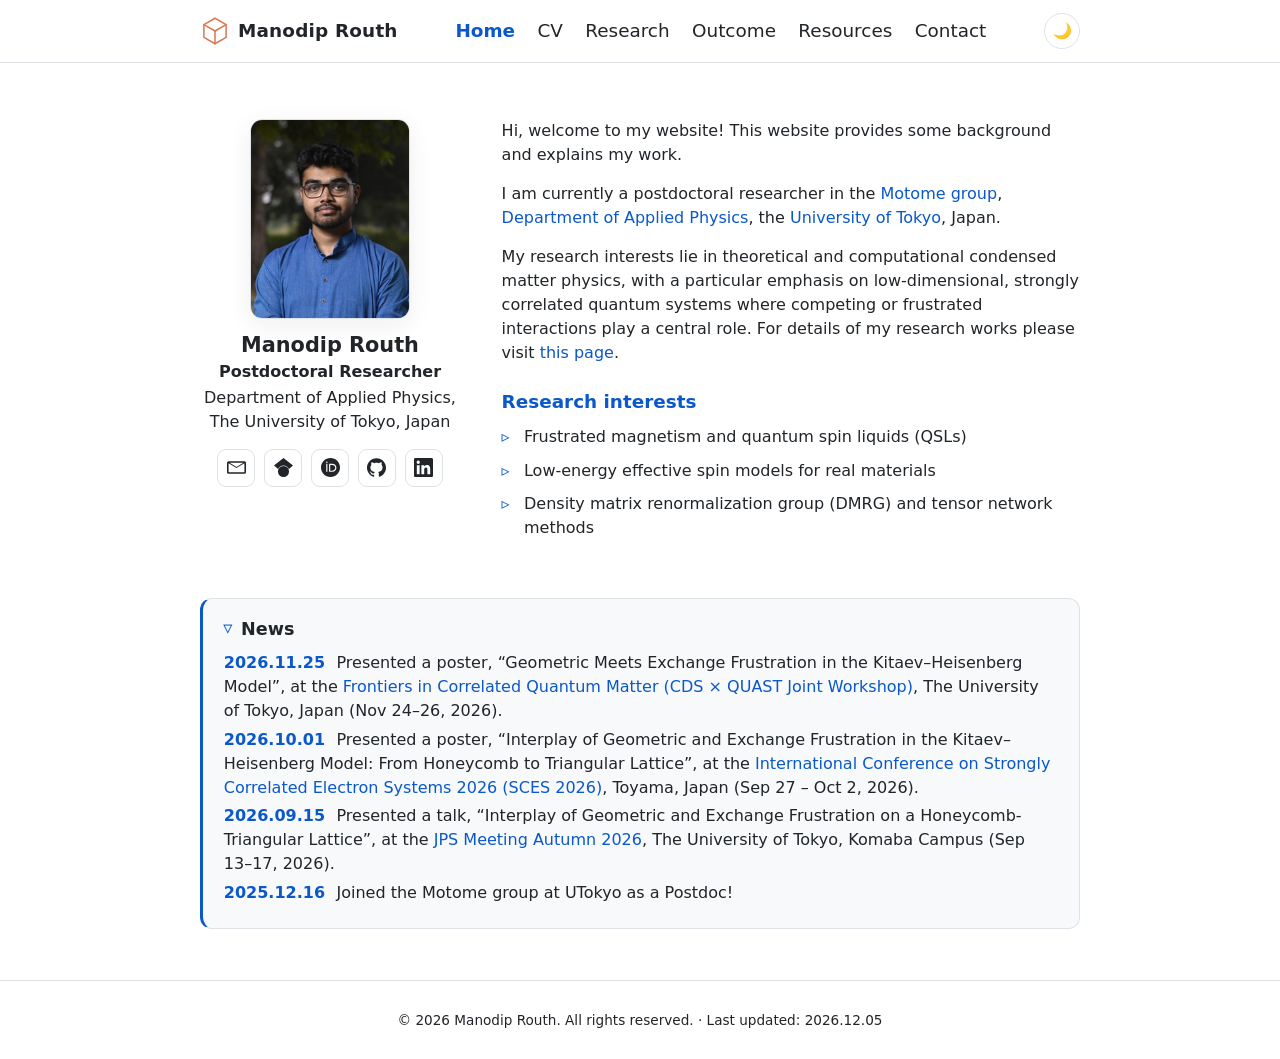
<file: index.html>
<!DOCTYPE html>
<html lang="en">
<head>
  <meta charset="UTF-8" />
  <meta name="viewport" content="width=device-width, initial-scale=1.0" />
  <title>Manodip Routh</title>
  <meta name="description" content="Manodip Routh — Postdoctoral Researcher in the Department of Applied Physics, The University of Tokyo. Theoretical and computational condensed matter physics." />
  <link rel="icon" type="image/svg+xml" href="hexagon_lattice_logo.svg" />
  <!-- Apply the saved/OS theme before first paint to avoid a light-theme flash -->
  <script>
    (function () {
      var t = null;
      try { t = localStorage.getItem("theme"); } catch (e) {}
      if (!t) t = window.matchMedia("(prefers-color-scheme: dark)").matches ? "dark" : "light";
      document.documentElement.setAttribute("data-theme", t);
    })();
  </script>
  <link rel="stylesheet" href="styles.css?v=55" />
</head>
<body>
  <!-- ===== Header / Nav ===== -->
  <header class="site-header">
    <nav class="nav container">
      <a href="index.html" class="brand"><img src="hexagon_lattice_logo.svg" alt="" class="brand-logo" /> Manodip Routh</a>
      <ul class="nav-links" id="nav-menu">
        <li><a href="index.html" aria-current="page">Home</a></li>
        <li><a href="cv.html">CV</a></li>
        <li><a href="publications.html">Research</a></li>
        <li><a href="outcome.html">Outcome</a></li>
        <li><a href="resources.html">Resources</a></li>
        <li><a href="contact.html">Contact</a></li>
      </ul>
      <div class="nav-actions">
        <button id="theme-toggle" class="theme-toggle" aria-label="Toggle dark mode">
          <span class="theme-icon">🌙</span>
        </button>
        <button id="nav-toggle" class="nav-toggle" aria-label="Open menu" aria-expanded="false" aria-controls="nav-menu">
          <span></span><span></span><span></span>
        </button>
      </div>
    </nav>
  </header>

  <main>
    <!-- ===== About / Hero ===== -->
    <section id="about" class="section container about">
      <!-- Left: profile card -->
      <aside class="profile-card">
        <img src="routh_photo.jpg" alt="Manodip Routh" class="portrait" />
        <h1 class="name">Manodip Routh</h1>
        <p class="title">Postdoctoral Researcher</p>
        <p class="affil">Department of Applied Physics,<br />The University of Tokyo, Japan</p>
        <ul class="social">
          <li>
            <a href="mailto:routh-manodip@g.ecc.u-tokyo.ac.jp" aria-label="Email" title="Email">
              <svg viewBox="0 0 24 24" aria-hidden="true"><path d="M2 4h20a2 2 0 0 1 2 2v12a2 2 0 0 1-2 2H2a2 2 0 0 1-2-2V6a2 2 0 0 1 2-2zm0 2.5V18h20V6.5l-10 6.25L2 6.5zM3.3 6 12 11.45 20.7 6H3.3z"/></svg>
            </a>
          </li>
          <li>
            <a href="https://scholar.google.com/citations?user=slKCouQAAAAJ&hl=en" target="_blank" rel="noopener" aria-label="Google Scholar" title="Google Scholar">
              <svg viewBox="0 0 24 24" aria-hidden="true"><path d="M5.242 13.769L0 9.5 12 0l12 9.5-5.242 4.269C17.548 11.249 14.978 9.5 12 9.5c-2.977 0-5.548 1.748-6.758 4.269zM12 10a7 7 0 1 0 0 14 7 7 0 0 0 0-14z"/></svg>
            </a>
          </li>
          <li>
            <a href="https://orcid.org/0000-0001-9795-801X" target="_blank" rel="noopener" aria-label="ORCID" title="ORCID">
              <svg viewBox="0 0 24 24" aria-hidden="true"><path d="M12 0C5.372 0 0 5.372 0 12s5.372 12 12 12 12-5.372 12-12S18.628 0 12 0zM7.369 4.378c.525 0 .947.431.947.947 0 .525-.422.947-.947.947-.525 0-.946-.422-.946-.947 0-.516.421-.947.946-.947zm-.722 3.038h1.444v10.041H6.647V7.416zm3.562 0h3.9c3.712 0 5.344 2.653 5.344 5.025 0 2.578-2.016 5.025-5.325 5.025h-3.919V7.416zm1.444 1.303v7.444h2.297c3.272 0 4.022-2.484 4.022-3.722 0-2.016-1.284-3.722-4.097-3.722h-2.222z"/></svg>
            </a>
          </li>
          <li>
            <a href="https://github.com/routhmanodip" target="_blank" rel="noopener" aria-label="GitHub" title="GitHub">
              <svg viewBox="0 0 24 24" aria-hidden="true"><path d="M12 .297c-6.63 0-12 5.373-12 12 0 5.303 3.438 9.8 8.205 11.385.6.113.82-.258.82-.577 0-.285-.01-1.04-.015-2.04-3.338.724-4.042-1.61-4.042-1.61C4.422 18.07 3.633 17.7 3.633 17.7c-1.087-.744.084-.729.084-.729 1.205.084 1.838 1.236 1.838 1.236 1.07 1.835 2.809 1.305 3.495.998.108-.776.417-1.305.76-1.605-2.665-.3-5.466-1.332-5.466-5.93 0-1.31.465-2.38 1.235-3.22-.135-.303-.54-1.523.105-3.176 0 0 1.005-.322 3.3 1.23.96-.267 1.98-.399 3-.405 1.02.006 2.04.138 3 .405 2.28-1.552 3.285-1.23 3.285-1.23.645 1.653.24 2.873.12 3.176.765.84 1.23 1.91 1.23 3.22 0 4.61-2.805 5.625-5.475 5.92.42.36.81 1.096.81 2.22 0 1.606-.015 2.896-.015 3.286 0 .315.21.69.825.57C20.565 22.092 24 17.592 24 12.297c0-6.627-5.373-12-12-12"/></svg>
            </a>
          </li>
          <li>
            <a href="https://www.linkedin.com/in/manodip-routh" target="_blank" rel="noopener" aria-label="LinkedIn" title="LinkedIn">
              <svg viewBox="0 0 24 24" aria-hidden="true"><path d="M20.447 20.452h-3.554v-5.569c0-1.328-.027-3.037-1.852-3.037-1.853 0-2.136 1.445-2.136 2.939v5.667H9.351V9h3.414v1.561h.046c.477-.9 1.637-1.85 3.37-1.85 3.601 0 4.267 2.37 4.267 5.455v6.286zM5.337 7.433a2.062 2.062 0 0 1-2.063-2.065 2.064 2.064 0 1 1 2.063 2.065zm1.782 13.019H3.555V9h3.564v11.452zM22.225 0H1.771C.792 0 0 .774 0 1.729v20.542C0 23.227.792 24 1.771 24h20.451C23.2 24 24 23.227 24 22.271V1.729C24 .774 23.2 0 22.225 0z"/></svg>
            </a>
          </li>
        </ul>
      </aside>

      <!-- Right: about -->
      <div class="about-text">
        <p>
          Hi, welcome to my website! This website provides some background and explains my work.
        </p>
        <p>
          I am currently a postdoctoral researcher in the
          <a href="https://www.motome-lab.t.u-tokyo.ac.jp/index-e.html" target="_blank" rel="noopener">Motome group</a>,
          <a href="https://www.ap.t.u-tokyo.ac.jp/" target="_blank" rel="noopener">Department of Applied Physics</a>,
          the <a href="https://www.u-tokyo.ac.jp/en/index.html" target="_blank" rel="noopener">University of Tokyo</a>, Japan.
        </p>
        <p>
          My research interests lie in theoretical and computational condensed
          matter physics, with a particular emphasis on low-dimensional,
          strongly correlated quantum systems where competing or frustrated
          interactions play a central role. For details of my research works please
          visit <a href="publications.html">this page</a>.
        </p>

        <h3 class="about-subhead">Research interests</h3>
        <ul class="topic-list">
          <li>Frustrated magnetism and quantum spin liquids (QSLs)</li>
          <li>Low-energy effective spin models for real materials</li>
          <li>Density matrix renormalization group (DMRG) and tensor network methods</li>
        </ul>
      </div>

      <details class="news" open>
        <summary><h2 class="news-title">News</h2></summary>
        <ul class="news-list">
          <!-- EDIT: add newest items at the top -->
          <li><span class="news-date">2026.11.25</span> Presented a poster, “Geometric Meets Exchange Frustration in the Kitaev–Heisenberg Model”, at the <a href="https://rytaroarita.github.io/cds-quast-conference2026/index.html" target="_blank" rel="noopener">Frontiers in Correlated Quantum Matter (CDS × QUAST Joint Workshop)</a>, The University of Tokyo, Japan (Nov 24–26, 2026).</li>
          <li><span class="news-date">2026.10.01</span> Presented a poster, “Interplay of Geometric and Exchange Frustration in the Kitaev–Heisenberg Model: From Honeycomb to Triangular Lattice”, at the <a href="https://smartconf.jp/content/sces2026/" target="_blank" rel="noopener">International Conference on Strongly Correlated Electron Systems 2026 (SCES 2026)</a>, Toyama, Japan (Sep 27 – Oct 2, 2026).</li>
          <li><span class="news-date">2026.09.15</span> Presented a talk, “Interplay of Geometric and Exchange Frustration on a Honeycomb-Triangular Lattice”, at the <a href="https://www.jps.or.jp/english/meetings-and-awards/annual/annual-index.html" target="_blank" rel="noopener">JPS Meeting Autumn 2026</a>, The University of Tokyo, Komaba Campus (Sep 13–17, 2026).</li>
          <li><span class="news-date">2025.12.16</span> Joined the Motome group at UTokyo as a Postdoc!</li>
        </ul>
      </details>
    </section>
  </main>

  <!-- ===== Footer ===== -->
  <footer class="site-footer">
    <p class="copyright">© <span id="year"></span> Manodip Routh. All rights reserved. &middot; Last updated: <span id="last-updated"></span></p>
  </footer>

  <script src="script.js?v=2"></script>
  <script data-goatcounter="https://mrouth.goatcounter.com/count" async src="//gc.zgo.at/count.js"></script>
</body>
</html>
</file>
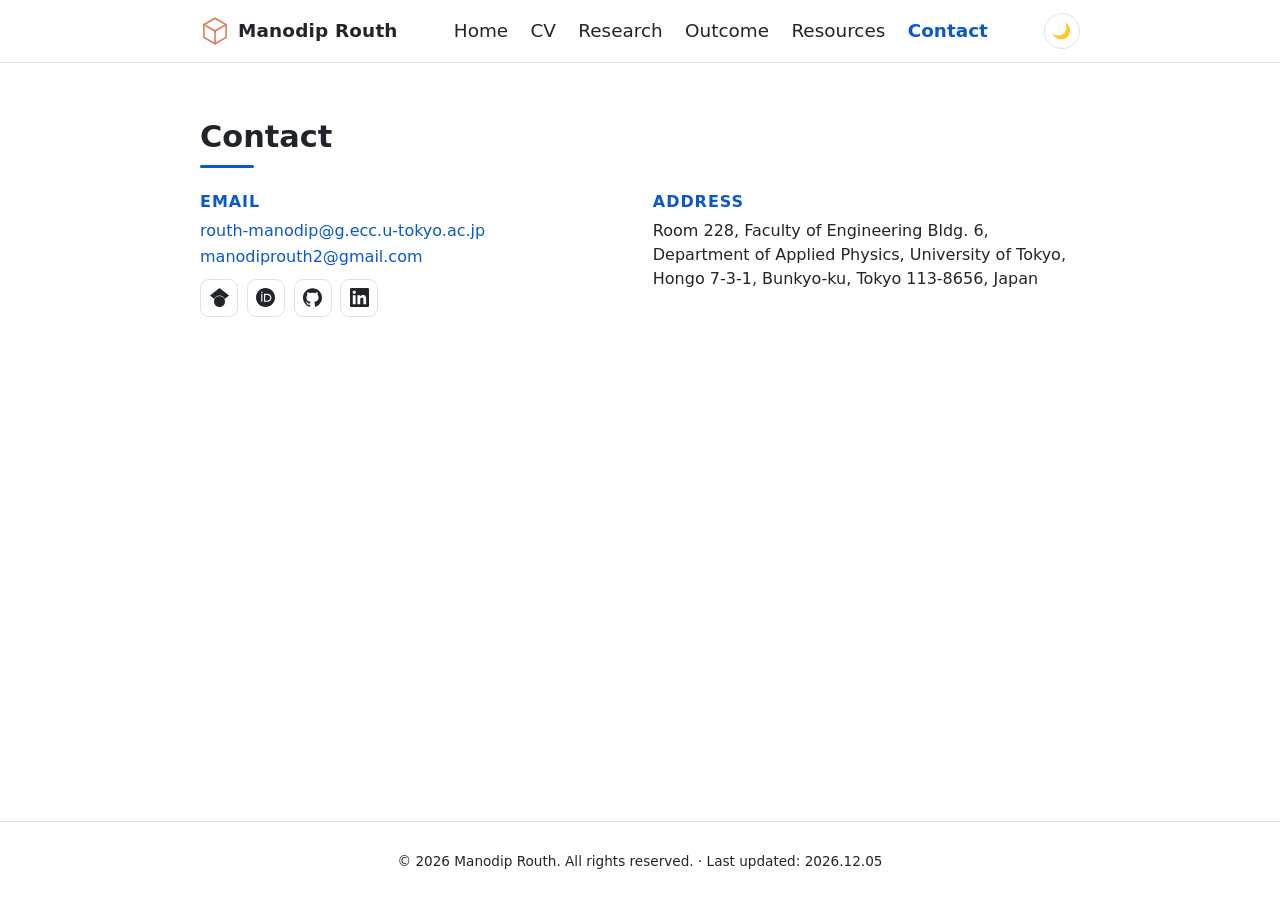
<file: contact.html>
<!DOCTYPE html>
<html lang="en">
<head>
  <meta charset="UTF-8" />
  <meta name="viewport" content="width=device-width, initial-scale=1.0" />
  <title>Contact — Manodip Routh</title>
  <meta name="description" content="Contact details for Manodip Routh — Postdoctoral Researcher in the Department of Applied Physics, The University of Tokyo." />
  <link rel="icon" type="image/svg+xml" href="hexagon_lattice_logo.svg" />
  <!-- Apply the saved/OS theme before first paint to avoid a light-theme flash -->
  <script>
    (function () {
      var t = null;
      try { t = localStorage.getItem("theme"); } catch (e) {}
      if (!t) t = window.matchMedia("(prefers-color-scheme: dark)").matches ? "dark" : "light";
      document.documentElement.setAttribute("data-theme", t);
    })();
  </script>
  <link rel="stylesheet" href="styles.css?v=55" />
</head>
<body>
  <!-- ===== Header / Nav ===== -->
  <header class="site-header">
    <nav class="nav container">
      <a href="index.html" class="brand"><img src="hexagon_lattice_logo.svg" alt="" class="brand-logo" /> Manodip Routh</a>
      <ul class="nav-links" id="nav-menu">
        <li><a href="index.html">Home</a></li>
        <li><a href="cv.html">CV</a></li>
        <li><a href="publications.html">Research</a></li>
        <li><a href="outcome.html">Outcome</a></li>
        <li><a href="resources.html">Resources</a></li>
        <li><a href="contact.html" aria-current="page">Contact</a></li>
      </ul>
      <div class="nav-actions">
        <button id="theme-toggle" class="theme-toggle" aria-label="Toggle dark mode">
          <span class="theme-icon">🌙</span>
        </button>
        <button id="nav-toggle" class="nav-toggle" aria-label="Open menu" aria-expanded="false" aria-controls="nav-menu">
          <span></span><span></span><span></span>
        </button>
      </div>
    </nav>
  </header>

  <main>
    <!-- ===== Contact ===== -->
    <section id="contact" class="section container">
      <h2 class="section-title">Contact</h2>
      <div class="contact-grid">
        <div class="contact-block">
          <p class="contact-label">Email</p>
          <p><a href="mailto:routh-manodip@g.ecc.u-tokyo.ac.jp">routh-manodip@g.ecc.u-tokyo.ac.jp</a></p>
          <p><a href="mailto:manodiprouth2@gmail.com">manodiprouth2@gmail.com</a></p>
          <ul class="social contact-social">
            <li>
              <a href="https://scholar.google.com/citations?user=slKCouQAAAAJ&hl=en" target="_blank" rel="noopener" aria-label="Google Scholar" title="Google Scholar">
                <svg viewBox="0 0 24 24" aria-hidden="true"><path d="M5.242 13.769L0 9.5 12 0l12 9.5-5.242 4.269C17.548 11.249 14.978 9.5 12 9.5c-2.977 0-5.548 1.748-6.758 4.269zM12 10a7 7 0 1 0 0 14 7 7 0 0 0 0-14z"/></svg>
              </a>
            </li>
            <li>
              <a href="https://orcid.org/0000-0001-9795-801X" target="_blank" rel="noopener" aria-label="ORCID" title="ORCID">
                <svg viewBox="0 0 24 24" aria-hidden="true"><path d="M12 0C5.372 0 0 5.372 0 12s5.372 12 12 12 12-5.372 12-12S18.628 0 12 0zM7.369 4.378c.525 0 .947.431.947.947 0 .525-.422.947-.947.947-.525 0-.946-.422-.946-.947 0-.516.421-.947.946-.947zm-.722 3.038h1.444v10.041H6.647V7.416zm3.562 0h3.9c3.712 0 5.344 2.653 5.344 5.025 0 2.578-2.016 5.025-5.325 5.025h-3.919V7.416zm1.444 1.303v7.444h2.297c3.272 0 4.022-2.484 4.022-3.722 0-2.016-1.284-3.722-4.097-3.722h-2.222z"/></svg>
              </a>
            </li>
            <li>
              <a href="https://github.com/routhmanodip" target="_blank" rel="noopener" aria-label="GitHub" title="GitHub">
                <svg viewBox="0 0 24 24" aria-hidden="true"><path d="M12 .297c-6.63 0-12 5.373-12 12 0 5.303 3.438 9.8 8.205 11.385.6.113.82-.258.82-.577 0-.285-.01-1.04-.015-2.04-3.338.724-4.042-1.61-4.042-1.61C4.422 18.07 3.633 17.7 3.633 17.7c-1.087-.744.084-.729.084-.729 1.205.084 1.838 1.236 1.838 1.236 1.07 1.835 2.809 1.305 3.495.998.108-.776.417-1.305.76-1.605-2.665-.3-5.466-1.332-5.466-5.93 0-1.31.465-2.38 1.235-3.22-.135-.303-.54-1.523.105-3.176 0 0 1.005-.322 3.3 1.23.96-.267 1.98-.399 3-.405 1.02.006 2.04.138 3 .405 2.28-1.552 3.285-1.23 3.285-1.23.645 1.653.24 2.873.12 3.176.765.84 1.23 1.91 1.23 3.22 0 4.61-2.805 5.625-5.475 5.92.42.36.81 1.096.81 2.22 0 1.606-.015 2.896-.015 3.286 0 .315.21.69.825.57C20.565 22.092 24 17.592 24 12.297c0-6.627-5.373-12-12-12"/></svg>
              </a>
            </li>
            <li>
              <a href="https://www.linkedin.com/in/manodip-routh" target="_blank" rel="noopener" aria-label="LinkedIn" title="LinkedIn">
                <svg viewBox="0 0 24 24" aria-hidden="true"><path d="M20.447 20.452h-3.554v-5.569c0-1.328-.027-3.037-1.852-3.037-1.853 0-2.136 1.445-2.136 2.939v5.667H9.351V9h3.414v1.561h.046c.477-.9 1.637-1.85 3.37-1.85 3.601 0 4.267 2.37 4.267 5.455v6.286zM5.337 7.433a2.062 2.062 0 0 1-2.063-2.065 2.064 2.064 0 1 1 2.063 2.065zm1.782 13.019H3.555V9h3.564v11.452zM22.225 0H1.771C.792 0 0 .774 0 1.729v20.542C0 23.227.792 24 1.771 24h20.451C23.2 24 24 23.227 24 22.271V1.729C24 .774 23.2 0 22.225 0z"/></svg>
              </a>
            </li>
          </ul>
        </div>
        <div class="contact-block">
          <p class="contact-label">Address</p>
          <p>Room 228, Faculty of Engineering Bldg. 6, Department of Applied Physics, University of Tokyo, Hongo 7-3-1, Bunkyo-ku, Tokyo 113-8656, Japan</p>
        </div>
      </div>
    </section>
  </main>

  <!-- ===== Footer ===== -->
  <footer class="site-footer">
    <p class="copyright">© <span id="year"></span> Manodip Routh. All rights reserved. &middot; Last updated: <span id="last-updated"></span></p>
  </footer>

  <script src="script.js?v=2"></script>
  <script data-goatcounter="https://mrouth.goatcounter.com/count" async src="//gc.zgo.at/count.js"></script>
</body>
</html>
</file>
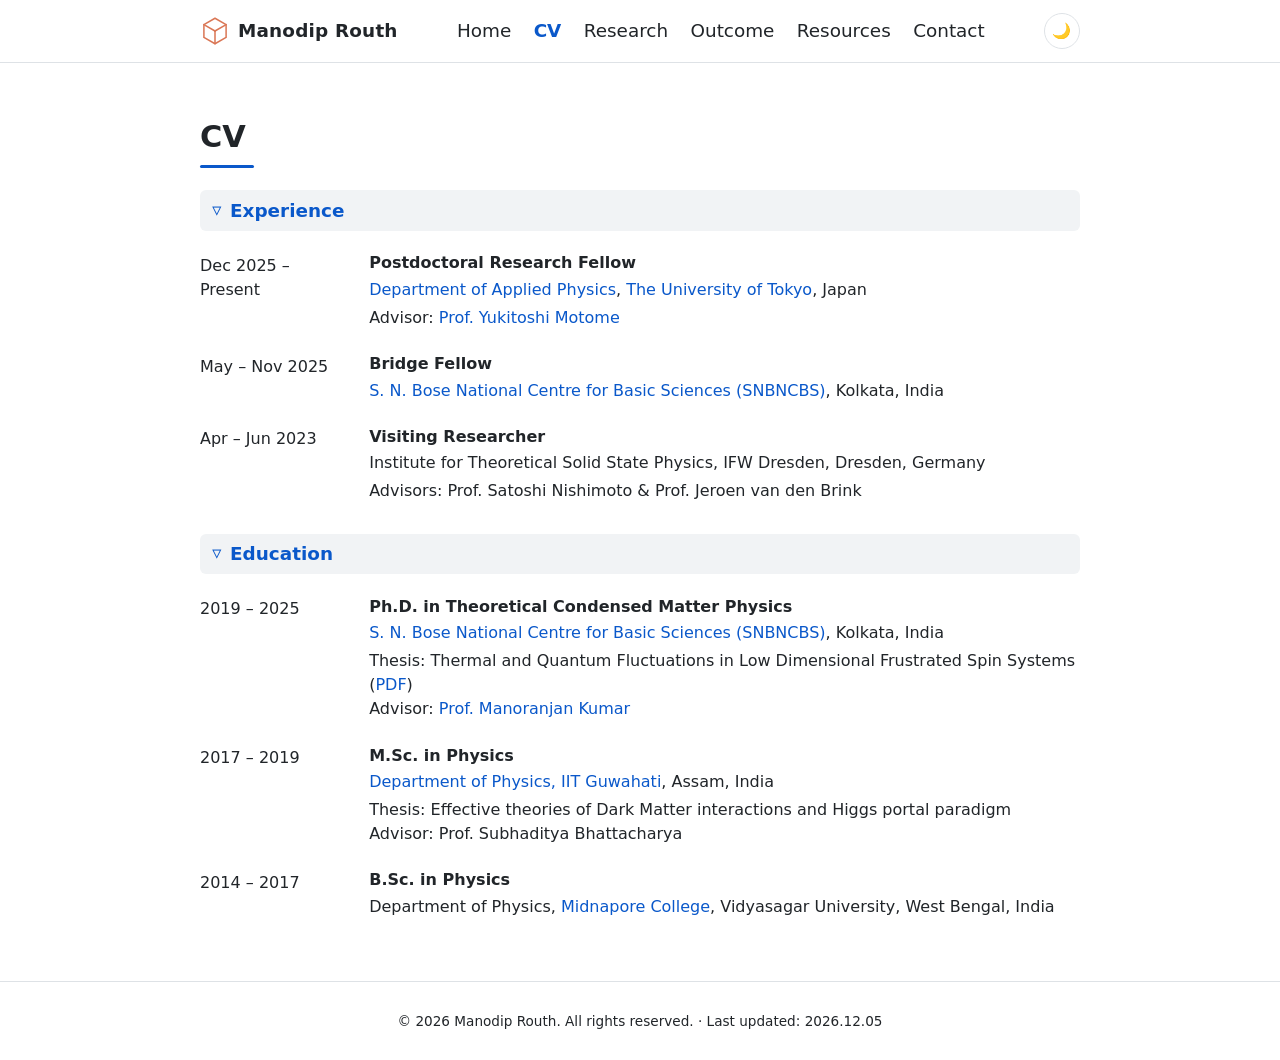
<file: cv.html>
<!DOCTYPE html>
<html lang="en">
<head>
  <meta charset="UTF-8" />
  <meta name="viewport" content="width=device-width, initial-scale=1.0" />
  <title>CV — Manodip Routh</title>
  <meta name="description" content="CV of Manodip Routh — Postdoctoral Researcher in the Department of Applied Physics, The University of Tokyo." />
  <link rel="icon" type="image/svg+xml" href="hexagon_lattice_logo.svg" />
  <!-- Apply the saved/OS theme before first paint to avoid a light-theme flash -->
  <script>
    (function () {
      var t = null;
      try { t = localStorage.getItem("theme"); } catch (e) {}
      if (!t) t = window.matchMedia("(prefers-color-scheme: dark)").matches ? "dark" : "light";
      document.documentElement.setAttribute("data-theme", t);
    })();
  </script>
  <link rel="stylesheet" href="styles.css?v=55" />
</head>
<body>
  <!-- ===== Header / Nav ===== -->
  <header class="site-header">
    <nav class="nav container">
      <a href="index.html" class="brand"><img src="hexagon_lattice_logo.svg" alt="" class="brand-logo" /> Manodip Routh</a>
      <ul class="nav-links" id="nav-menu">
        <li><a href="index.html">Home</a></li>
        <li><a href="cv.html" aria-current="page">CV</a></li>
        <li><a href="publications.html">Research</a></li>
        <li><a href="outcome.html">Outcome</a></li>
        <li><a href="resources.html">Resources</a></li>
        <li><a href="contact.html">Contact</a></li>
      </ul>
      <div class="nav-actions">
        <button id="theme-toggle" class="theme-toggle" aria-label="Toggle dark mode">
          <span class="theme-icon">🌙</span>
        </button>
        <button id="nav-toggle" class="nav-toggle" aria-label="Open menu" aria-expanded="false" aria-controls="nav-menu">
          <span></span><span></span><span></span>
        </button>
      </div>
    </nav>
  </header>

  <main>
    <!-- ===== CV ===== -->
    <section id="cv" class="section container">
      <h2 class="section-title">CV</h2>

      <details class="cv-section" open>
        <summary><h3 class="cv-heading">Experience</h3></summary>
        <div class="cv-entry">
          <div class="cv-period">Dec 2025 – Present</div>
          <div class="cv-body">
            <h4>Postdoctoral Research Fellow</h4>
            <p><a href="https://www.ap.t.u-tokyo.ac.jp/" target="_blank" rel="noopener">Department of Applied Physics</a>, <a href="https://www.u-tokyo.ac.jp/en/index.html" target="_blank" rel="noopener">The University of Tokyo</a>, Japan</p>
            <p class="cv-meta">Advisor: <a href="https://www.motome-lab.t.u-tokyo.ac.jp/index-e.html" target="_blank" rel="noopener">Prof. Yukitoshi Motome</a></p>
          </div>
        </div>
        <div class="cv-entry">
          <div class="cv-period">May – Nov 2025</div>
          <div class="cv-body">
            <h4>Bridge Fellow</h4>
            <p><a href="https://www.bose.res.in/" target="_blank" rel="noopener">S. N. Bose National Centre for Basic Sciences (SNBNCBS)</a>, Kolkata, India</p>
          </div>
        </div>
        <div class="cv-entry">
          <div class="cv-period">Apr – Jun 2023</div>
          <div class="cv-body">
            <h4>Visiting Researcher</h4>
            <p>Institute for Theoretical Solid State Physics, IFW Dresden, Dresden, Germany</p>
            <p class="cv-meta">Advisors: Prof. Satoshi Nishimoto &amp; Prof. Jeroen van den Brink</p>
          </div>
        </div>
      </details>

      <details class="cv-section" open>
        <summary><h3 class="cv-heading">Education</h3></summary>
        <div class="cv-entry">
          <div class="cv-period">2019 – 2025</div>
          <div class="cv-body">
            <h4>Ph.D. in Theoretical Condensed Matter Physics</h4>
            <p><a href="https://www.bose.res.in/" target="_blank" rel="noopener">S. N. Bose National Centre for Basic Sciences (SNBNCBS)</a>, Kolkata, India</p>
            <p class="cv-meta">Thesis: Thermal and Quantum Fluctuations in Low Dimensional Frustrated Spin Systems
              (<a href="https://apply.bose.res.in/wp/linked-objects/academic-programmes/PhD%20Thesies/394_Manodip%20Routh.pdf" target="_blank" rel="noopener">PDF</a>)<br />
              Advisor: <a href="https://sites.google.com/view/mk-qmb-group/home?authuser=0" target="_blank" rel="noopener">Prof. Manoranjan Kumar</a></p>
          </div>
        </div>
        <div class="cv-entry">
          <div class="cv-period">2017 – 2019</div>
          <div class="cv-body">
            <h4>M.Sc. in Physics</h4>
            <p><a href="https://www.iitg.ac.in/phy/index.php" target="_blank" rel="noopener">Department of Physics, IIT Guwahati</a>, Assam, India</p>
            <p class="cv-meta">Thesis: Effective theories of Dark Matter interactions and Higgs portal paradigm<br />
              Advisor: Prof. Subhaditya Bhattacharya</p>
          </div>
        </div>
        <div class="cv-entry">
          <div class="cv-period">2014 – 2017</div>
          <div class="cv-body">
            <h4>B.Sc. in Physics</h4>
            <p>Department of Physics, <a href="https://midnaporecollege.ac.in/" target="_blank" rel="noopener">Midnapore College</a>, Vidyasagar University, West Bengal, India</p>
          </div>
        </div>
      </details>
    </section>
  </main>

  <!-- ===== Footer ===== -->
  <footer class="site-footer">
    <p class="copyright">© <span id="year"></span> Manodip Routh. All rights reserved. &middot; Last updated: <span id="last-updated"></span></p>
  </footer>

  <script src="script.js?v=2"></script>
  <script data-goatcounter="https://mrouth.goatcounter.com/count" async src="//gc.zgo.at/count.js"></script>
</body>
</html>
</file>
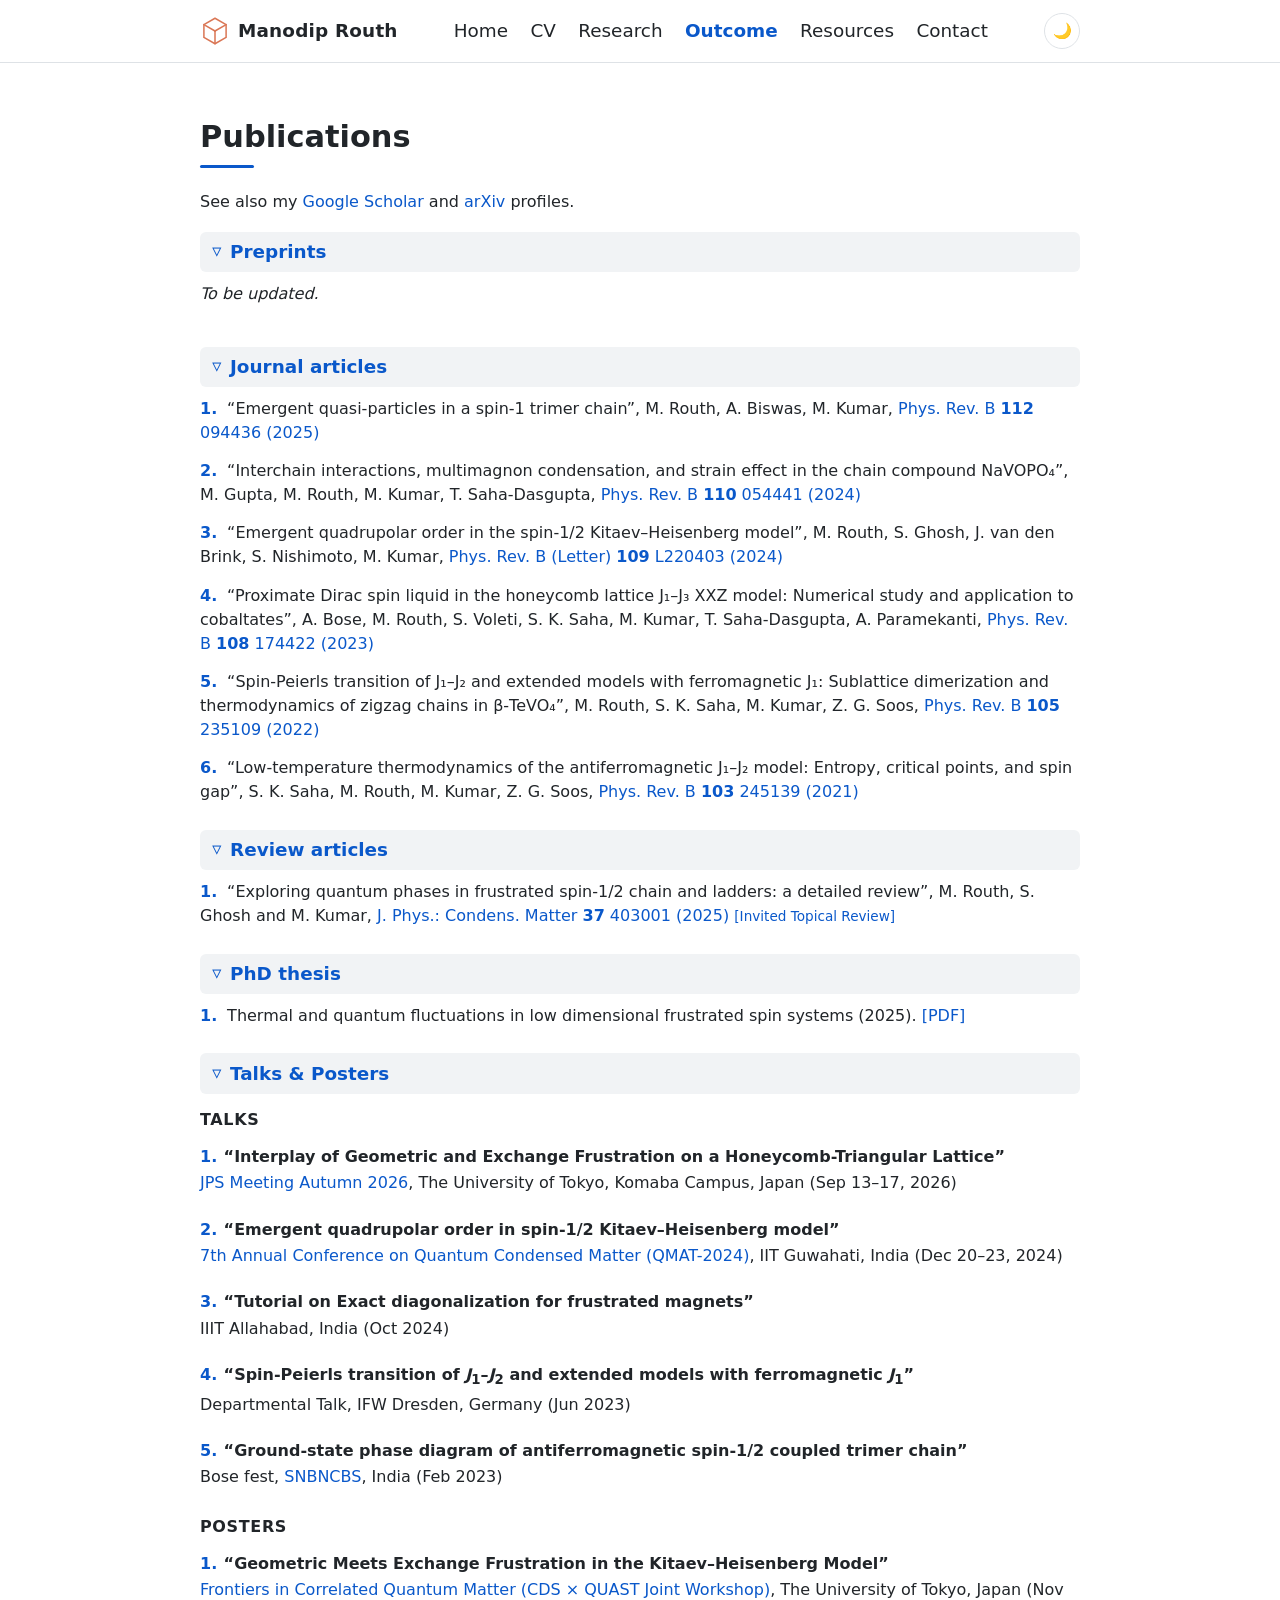
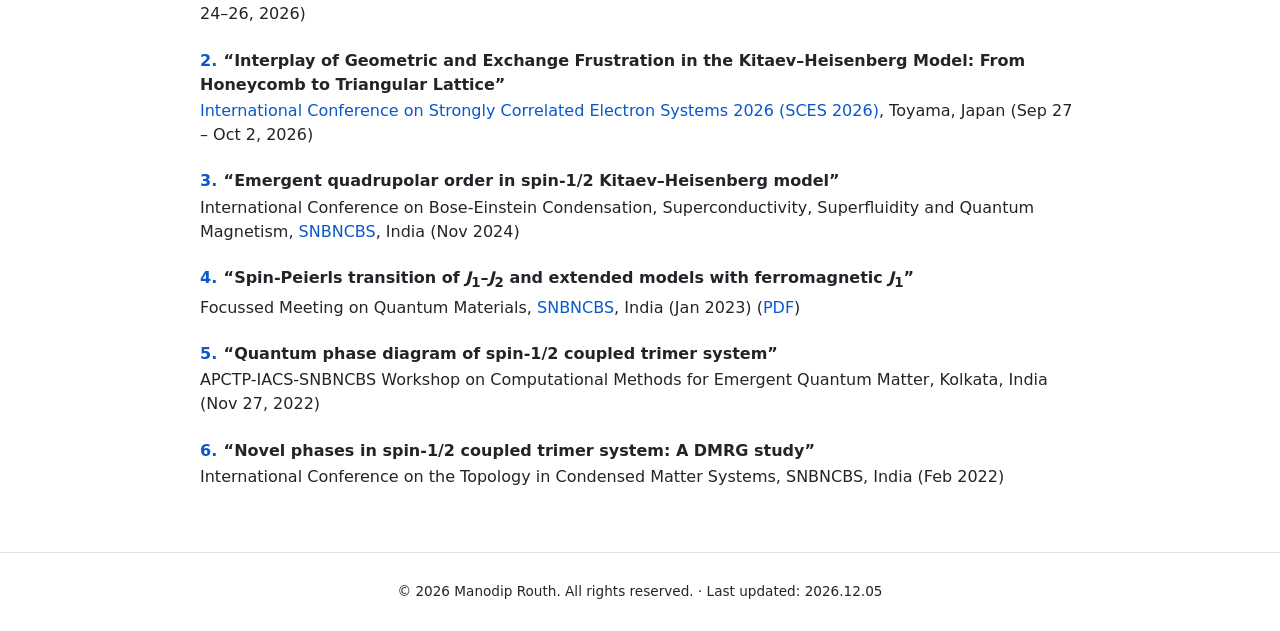
<file: outcome.html>
<!DOCTYPE html>
<html lang="en">
<head>
  <meta charset="UTF-8" />
  <meta name="viewport" content="width=device-width, initial-scale=1.0" />
  <title>Outcome — Manodip Routh</title>
  <meta name="description" content="Outcome (publications) of Manodip Routh — Postdoctoral Researcher in the Department of Applied Physics, The University of Tokyo." />
  <link rel="icon" type="image/svg+xml" href="hexagon_lattice_logo.svg" />
  <!-- Apply the saved/OS theme before first paint to avoid a light-theme flash -->
  <script>
    (function () {
      var t = null;
      try { t = localStorage.getItem("theme"); } catch (e) {}
      if (!t) t = window.matchMedia("(prefers-color-scheme: dark)").matches ? "dark" : "light";
      document.documentElement.setAttribute("data-theme", t);
    })();
  </script>
  <link rel="stylesheet" href="styles.css?v=55" />
</head>
<body>
  <!-- ===== Header / Nav ===== -->
  <header class="site-header">
    <nav class="nav container">
      <a href="index.html" class="brand"><img src="hexagon_lattice_logo.svg" alt="" class="brand-logo" /> Manodip Routh</a>
      <ul class="nav-links" id="nav-menu">
        <li><a href="index.html">Home</a></li>
        <li><a href="cv.html">CV</a></li>
        <li><a href="publications.html">Research</a></li>
        <li><a href="outcome.html" aria-current="page">Outcome</a></li>
        <li><a href="resources.html">Resources</a></li>
        <li><a href="contact.html">Contact</a></li>
      </ul>
      <div class="nav-actions">
        <button id="theme-toggle" class="theme-toggle" aria-label="Toggle dark mode">
          <span class="theme-icon">🌙</span>
        </button>
        <button id="nav-toggle" class="nav-toggle" aria-label="Open menu" aria-expanded="false" aria-controls="nav-menu">
          <span></span><span></span><span></span>
        </button>
      </div>
    </nav>
  </header>

  <main>
    <!-- ===== Publications ===== -->
    <section id="publications" class="section container">
      <h2 class="section-title">Publications</h2>
      <p class="lead">
        See also my
        <a href="https://scholar.google.com/citations?user=slKCouQAAAAJ&hl=en" target="_blank" rel="noopener">Google Scholar</a>
        and <a href="https://arxiv.org/search/advanced?advanced=&terms-0-operator=AND&terms-0-term=Routh%2C+M&terms-0-field=author&classification-physics=y&classification-physics_archives=cond-mat&classification-include_cross_list=include&date-filter_by=all_dates&date-date_type=submitted_date&abstracts=show&size=200&order=-announced_date_first" target="_blank" rel="noopener">arXiv</a> profiles.
      </p>

      <details class="research-topic pub-group" open>
        <summary><h3 class="about-subhead">Preprints</h3></summary>
        <p class="pub-empty">To be updated.</p>
        <!-- EDIT: replace the line above with an <ol class="pub-list"> like the ones below -->
      </details>

      <details class="research-topic pub-group" open>
        <summary><h3 class="about-subhead">Journal articles</h3></summary>
        <ol class="pub-list">
          <li class="pub"><span class="pub-num">1.</span>
            “Emergent quasi-particles in a spin-1 trimer chain”, <span class="self-author">M. Routh</span>, A. Biswas, M. Kumar, <a href="https://doi.org/10.1103/h2l7-w3cj" target="_blank" rel="noopener">Phys. Rev. B <strong>112</strong> 094436 (2025)</a>
          </li>
          <li class="pub"><span class="pub-num">2.</span>
            “Interchain interactions, multimagnon condensation, and strain effect in the chain compound NaVOPO₄”, M. Gupta, <span class="self-author">M. Routh</span>, M. Kumar, T. Saha-Dasgupta, <a href="https://doi.org/10.1103/PhysRevB.110.054441" target="_blank" rel="noopener">Phys. Rev. B <strong>110</strong> 054441 (2024)</a>
          </li>
          <li class="pub"><span class="pub-num">3.</span>
            “Emergent quadrupolar order in the spin-1/2 Kitaev–Heisenberg model”, <span class="self-author">M. Routh</span>, S. Ghosh, J. van den Brink, S. Nishimoto, M. Kumar, <a href="https://doi.org/10.1103/PhysRevB.109.L220403" target="_blank" rel="noopener">Phys. Rev. B (Letter) <strong>109</strong> L220403 (2024)</a>
          </li>
          <li class="pub"><span class="pub-num">4.</span>
            “Proximate Dirac spin liquid in the honeycomb lattice J₁–J₃ XXZ model: Numerical study and application to cobaltates”, A. Bose, <span class="self-author">M. Routh</span>, S. Voleti, S. K. Saha, M. Kumar, T. Saha-Dasgupta, A. Paramekanti, <a href="https://doi.org/10.1103/PhysRevB.108.174422" target="_blank" rel="noopener">Phys. Rev. B <strong>108</strong> 174422 (2023)</a>
          </li>
          <li class="pub"><span class="pub-num">5.</span>
            “Spin-Peierls transition of J₁–J₂ and extended models with ferromagnetic J₁: Sublattice dimerization and thermodynamics of zigzag chains in β-TeVO₄”, <span class="self-author">M. Routh</span>, S. K. Saha, M. Kumar, Z. G. Soos, <a href="https://doi.org/10.1103/PhysRevB.105.235109" target="_blank" rel="noopener">Phys. Rev. B <strong>105</strong> 235109 (2022)</a>
          </li>
          <li class="pub"><span class="pub-num">6.</span>
            “Low-temperature thermodynamics of the antiferromagnetic J₁–J₂ model: Entropy, critical points, and spin gap”, S. K. Saha, <span class="self-author">M. Routh</span>, M. Kumar, Z. G. Soos, <a href="https://doi.org/10.1103/PhysRevB.103.245139" target="_blank" rel="noopener">Phys. Rev. B <strong>103</strong> 245139 (2021)</a>
          </li>
        </ol>
      </details>

      <details class="research-topic pub-group" open>
        <summary><h3 class="about-subhead">Review articles</h3></summary>
        <ol class="pub-list">
          <li class="pub"><span class="pub-num">1.</span>
            “Exploring quantum phases in frustrated spin-1/2 chain and ladders: a detailed review”, <span class="self-author">M. Routh</span>, S. Ghosh and M. Kumar, <a href="https://doi.org/10.1088/1361-648X/ae0670" target="_blank" rel="noopener">J. Phys.: Condens. Matter <strong>37</strong> 403001 (2025)</a> <span class="pub-badge">[Invited Topical Review]</span>
          </li>
        </ol>
      </details>

      <details class="research-topic pub-group" open>
        <summary><h3 class="about-subhead">PhD thesis</h3></summary>
        <ol class="pub-list">
          <li class="pub"><span class="pub-num">1.</span>
            Thermal and quantum fluctuations in low dimensional frustrated spin systems (2025). <a href="https://apply.bose.res.in/wp/linked-objects/academic-programmes/PhD%20Thesies/394_Manodip%20Routh.pdf" target="_blank" rel="noopener">[PDF]</a>
          </li>
        </ol>
      </details>

      <details class="cv-section cv-bulleted" open>
        <summary><h3 class="cv-heading">Talks &amp; Posters</h3></summary>
        <!-- EDIT: newest first. For an invited talk add <span class="news-tag">Invited</span> before the title. -->
        <h4 class="cv-subheading">Talks</h4>
        <div class="cv-entry">
          <div class="cv-body">
            <h4>“Interplay of Geometric and Exchange Frustration on a Honeycomb-Triangular Lattice”</h4>
            <p><a href="https://www.jps.or.jp/english/meetings-and-awards/annual/annual-index.html" target="_blank" rel="noopener">JPS Meeting Autumn 2026</a>, The University of Tokyo, Komaba Campus, Japan (Sep 13–17, 2026)</p>
          </div>
        </div>
        <div class="cv-entry">
          <div class="cv-body">
            <h4>“Emergent quadrupolar order in spin-1/2 Kitaev–Heisenberg model”</h4>
            <p><a href="https://event.iitg.ac.in/qmat2024/" target="_blank" rel="noopener">7th Annual Conference on Quantum Condensed Matter (QMAT-2024)</a>, IIT Guwahati, India (Dec 20–23, 2024)</p>
          </div>
        </div>
        <div class="cv-entry">
          <div class="cv-body">
            <h4>“Tutorial on Exact diagonalization for frustrated magnets”</h4>
            <p>IIIT Allahabad, India (Oct 2024)</p>
          </div>
        </div>
        <div class="cv-entry">
          <div class="cv-body">
            <h4>“Spin-Peierls transition of <i>J</i><sub>1</sub>–<i>J</i><sub>2</sub> and extended models with ferromagnetic <i>J</i><sub>1</sub>”</h4>
            <p>Departmental Talk, IFW Dresden, Germany (Jun 2023)</p>
          </div>
        </div>
        <div class="cv-entry">
          <div class="cv-body">
            <h4>“Ground-state phase diagram of antiferromagnetic spin-1/2 coupled trimer chain”</h4>
            <p>Bose fest, <a href="https://www.bose.res.in/" target="_blank" rel="noopener">SNBNCBS</a>, India (Feb 2023)</p>
          </div>
        </div>

        <h4 class="cv-subheading">Posters</h4>
        <div class="cv-entry">
          <div class="cv-body">
            <h4>“Geometric Meets Exchange Frustration in the Kitaev–Heisenberg Model”</h4>
            <p><a href="https://rytaroarita.github.io/cds-quast-conference2026/index.html" target="_blank" rel="noopener">Frontiers in Correlated Quantum Matter (CDS × QUAST Joint Workshop)</a>, The University of Tokyo, Japan (Nov 24–26, 2026)</p>
          </div>
        </div>
        <div class="cv-entry">
          <div class="cv-body">
            <h4>“Interplay of Geometric and Exchange Frustration in the Kitaev–Heisenberg Model: From Honeycomb to Triangular Lattice”</h4>
            <p><a href="https://smartconf.jp/content/sces2026/" target="_blank" rel="noopener">International Conference on Strongly Correlated Electron Systems 2026 (SCES 2026)</a>, Toyama, Japan (Sep 27 – Oct 2, 2026)</p>
          </div>
        </div>
        <div class="cv-entry">
          <div class="cv-body">
            <h4>“Emergent quadrupolar order in spin-1/2 Kitaev–Heisenberg model”</h4>
            <p>International Conference on Bose-Einstein Condensation, Superconductivity, Superfluidity and Quantum Magnetism, <a href="https://www.bose.res.in/" target="_blank" rel="noopener">SNBNCBS</a>, India (Nov 2024)</p>
          </div>
        </div>
        <div class="cv-entry">
          <div class="cv-body">
            <h4>“Spin-Peierls transition of <i>J</i><sub>1</sub>–<i>J</i><sub>2</sub> and extended models with ferromagnetic <i>J</i><sub>1</sub>”</h4>
            <p>Focussed Meeting on Quantum Materials, <a href="https://www.bose.res.in/" target="_blank" rel="noopener">SNBNCBS</a>, India (Jan 2023) (<a href="posters/Poster_SP.pdf" target="_blank" rel="noopener">PDF</a>)</p>
          </div>
        </div>
        <div class="cv-entry">
          <div class="cv-body">
            <h4>“Quantum phase diagram of spin-1/2 coupled trimer system”</h4>
            <p>APCTP-IACS-SNBNCBS Workshop on Computational Methods for Emergent Quantum Matter, Kolkata, India (Nov 27, 2022)</p>
          </div>
        </div>
        <div class="cv-entry">
          <div class="cv-body">
            <h4>“Novel phases in spin-1/2 coupled trimer system: A DMRG study”</h4>
            <p>International Conference on the Topology in Condensed Matter Systems, SNBNCBS, India (Feb 2022)</p>
          </div>
        </div>
      </details>
    </section>
  </main>

  <!-- ===== Footer ===== -->
  <footer class="site-footer">
    <p class="copyright">© <span id="year"></span> Manodip Routh. All rights reserved. &middot; Last updated: <span id="last-updated"></span></p>
  </footer>

  <script src="script.js?v=2"></script>
  <script data-goatcounter="https://mrouth.goatcounter.com/count" async src="//gc.zgo.at/count.js"></script>
</body>
</html>
</file>
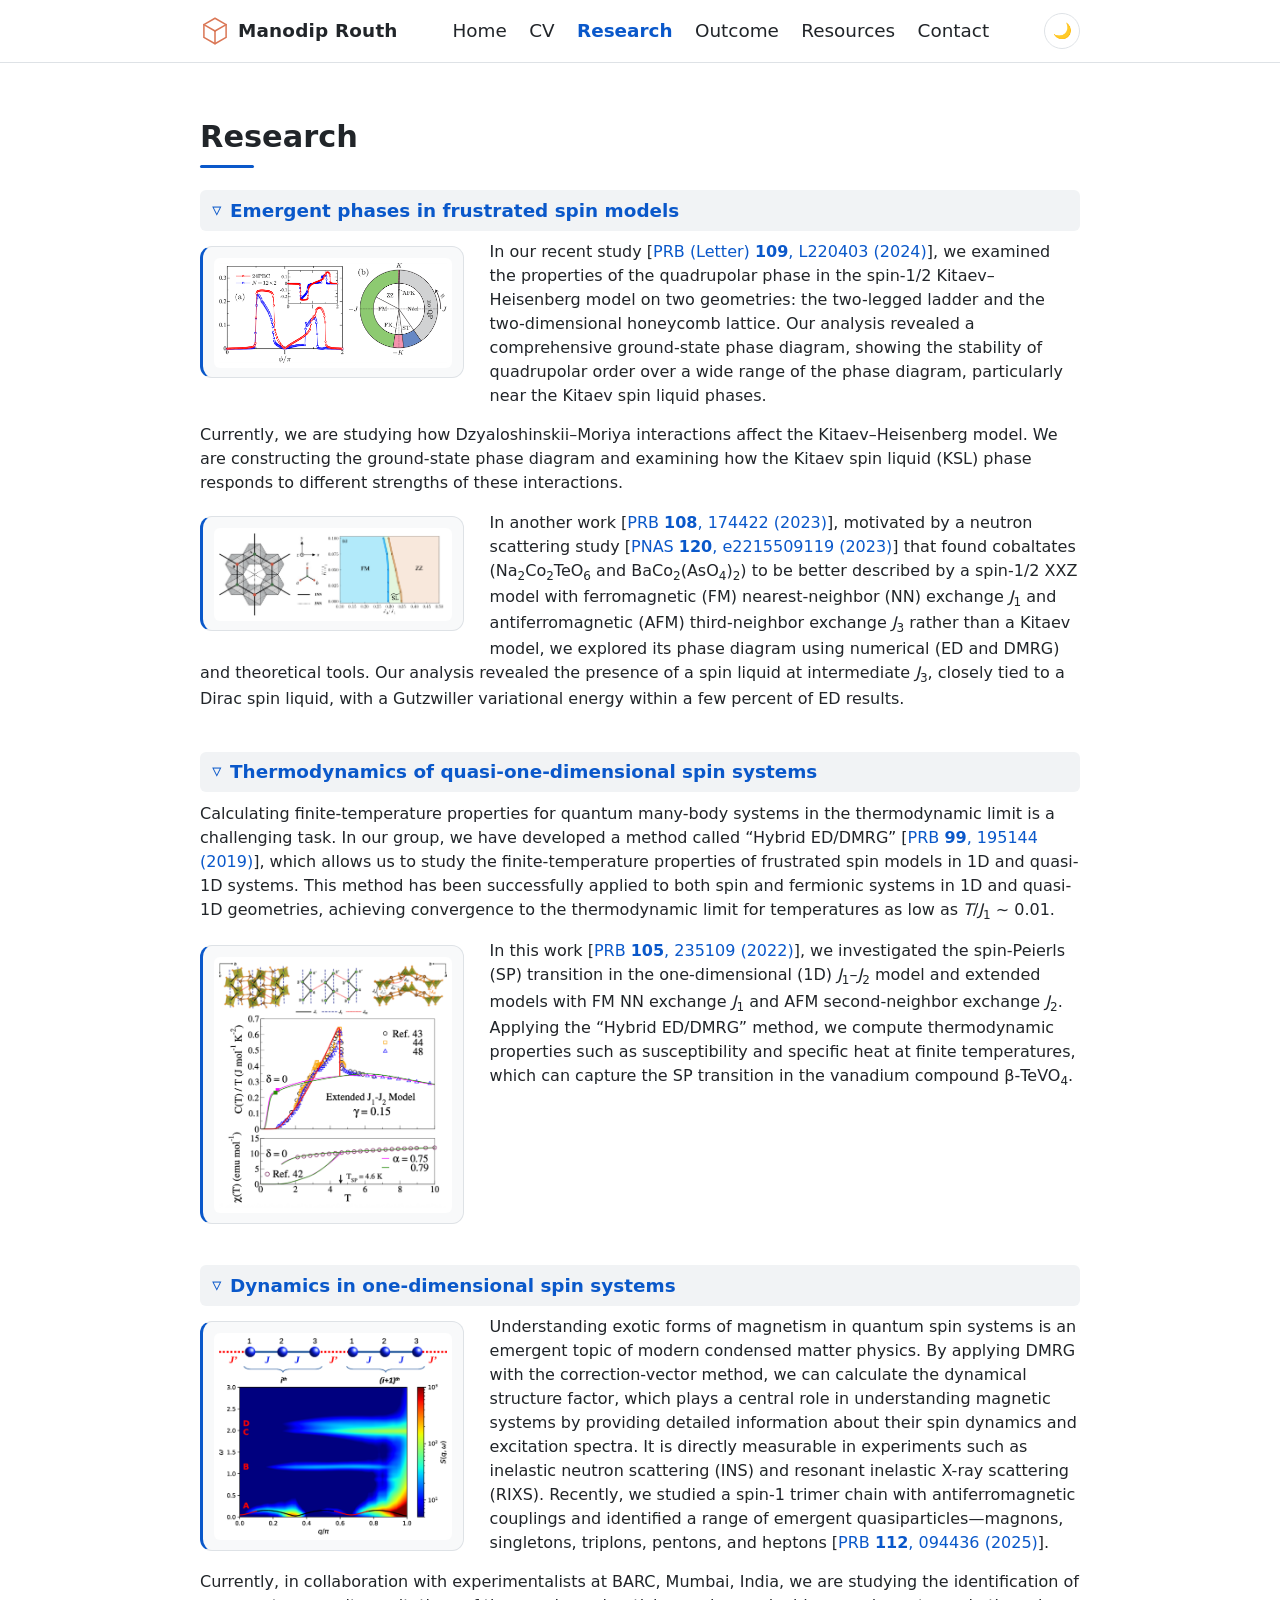
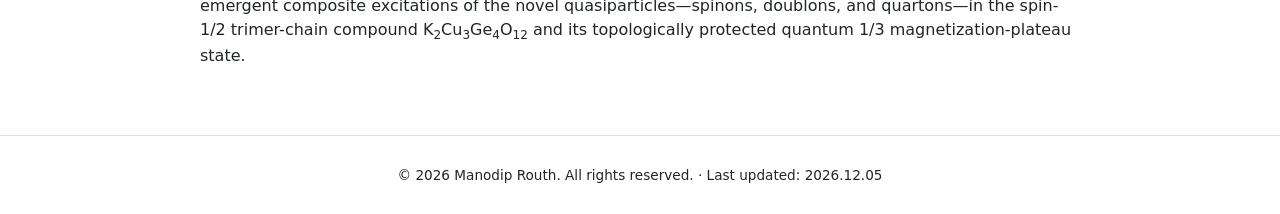
<file: publications.html>
<!DOCTYPE html>
<html lang="en">
<head>
  <meta charset="UTF-8" />
  <meta name="viewport" content="width=device-width, initial-scale=1.0" />
  <title>Research — Manodip Routh</title>
  <meta name="description" content="Research of Manodip Routh — Postdoctoral Researcher in the Department of Applied Physics, The University of Tokyo." />
  <link rel="icon" type="image/svg+xml" href="hexagon_lattice_logo.svg" />
  <!-- Apply the saved/OS theme before first paint to avoid a light-theme flash -->
  <script>
    (function () {
      var t = null;
      try { t = localStorage.getItem("theme"); } catch (e) {}
      if (!t) t = window.matchMedia("(prefers-color-scheme: dark)").matches ? "dark" : "light";
      document.documentElement.setAttribute("data-theme", t);
    })();
  </script>
  <link rel="stylesheet" href="styles.css?v=55" />
</head>
<body>
  <!-- ===== Header / Nav ===== -->
  <header class="site-header">
    <nav class="nav container">
      <a href="index.html" class="brand"><img src="hexagon_lattice_logo.svg" alt="" class="brand-logo" /> Manodip Routh</a>
      <ul class="nav-links" id="nav-menu">
        <li><a href="index.html">Home</a></li>
        <li><a href="cv.html">CV</a></li>
        <li><a href="publications.html" aria-current="page">Research</a></li>
        <li><a href="outcome.html">Outcome</a></li>
        <li><a href="resources.html">Resources</a></li>
        <li><a href="contact.html">Contact</a></li>
      </ul>
      <div class="nav-actions">
        <button id="theme-toggle" class="theme-toggle" aria-label="Toggle dark mode">
          <span class="theme-icon">🌙</span>
        </button>
        <button id="nav-toggle" class="nav-toggle" aria-label="Open menu" aria-expanded="false" aria-controls="nav-menu">
          <span></span><span></span><span></span>
        </button>
      </div>
    </nav>
  </header>

  <main>
    <!-- ===== Research ===== -->
    <section id="research" class="section container">
      <h2 class="section-title">Research</h2>

      <details class="research-topic" open>
        <summary><h3 class="about-subhead">Emergent phases in frustrated spin models</h3></summary>
        <figure class="highlight-figure">
          <img src="images/kh_honeycomb_phase_diagram.png" width="1800" height="789" loading="lazy"
               alt="(a) Quadrupolar order parameter versus φ/π for a 24-site periodic cluster and a 12×2 ladder; (b) circular ground-state phase diagram of the Kitaev–Heisenberg model with an outer ring marking the quadrupolar phases." />
        </figure>
        <p>
          In our recent study [<a href="https://doi.org/10.1103/PhysRevB.109.L220403" target="_blank" rel="noopener">PRB (Letter) <strong>109</strong>, L220403 (2024)</a>],
          we examined the properties of the quadrupolar phase in the spin-1/2 Kitaev–Heisenberg model on two geometries:
          the two-legged ladder and the two-dimensional honeycomb lattice. Our analysis revealed a comprehensive
          ground-state phase diagram, showing the stability of quadrupolar order over a wide range of the phase diagram,
          particularly near the Kitaev spin liquid phases.
        </p>
        <p>
          Currently, we are studying how Dzyaloshinskii–Moriya interactions affect the Kitaev–Heisenberg model. We are
          constructing the ground-state phase diagram and examining how the Kitaev spin liquid (KSL) phase responds to
          different strengths of these interactions.
        </p>
        <figure class="highlight-figure">
          <img src="images/j1j3_xxz_phase_diagram.png" width="1913" height="694" loading="lazy"
               alt="Honeycomb lattice with first-neighbor (solid) and third-neighbor (dotted) bonds, next to the ground-state phase diagram versus K/J₁ and J₃/J₁ showing ferromagnetic (FM), spin-liquid (SL) and zigzag (ZZ) phases." />
        </figure>
        <p>
          In another work [<a href="https://doi.org/10.1103/PhysRevB.108.174422" target="_blank" rel="noopener">PRB <strong>108</strong>, 174422 (2023)</a>],
          motivated by a neutron scattering study [<a href="https://doi.org/10.1073/pnas.2215509119" target="_blank" rel="noopener">PNAS <strong>120</strong>, e2215509119 (2023)</a>]
          that found cobaltates (Na<sub>2</sub>Co<sub>2</sub>TeO<sub>6</sub> and BaCo<sub>2</sub>(AsO<sub>4</sub>)<sub>2</sub>)
          to be better described by a spin-1/2 XXZ model with ferromagnetic (FM) nearest-neighbor (NN) exchange
          <i>J</i><sub>1</sub> and antiferromagnetic (AFM) third-neighbor exchange <i>J</i><sub>3</sub> rather than a
          Kitaev model, we explored its phase diagram using numerical (ED and DMRG) and theoretical tools. Our analysis
          revealed the presence of a spin liquid at intermediate <i>J</i><sub>3</sub>, closely tied to a Dirac spin
          liquid, with a Gutzwiller variational energy within a few percent of ED results.
        </p>
      </details>

      <details class="research-topic" open>
        <summary><h3 class="about-subhead">Thermodynamics of quasi-one-dimensional spin systems</h3></summary>
        <p>
          Calculating finite-temperature properties for quantum many-body systems in the thermodynamic limit is a
          challenging task. In our group, we have developed a method called “Hybrid ED/DMRG”
          [<a href="https://doi.org/10.1103/PhysRevB.99.195144" target="_blank" rel="noopener">PRB <strong>99</strong>, 195144 (2019)</a>],
          which allows us to study the finite-temperature properties of frustrated spin models in 1D and quasi-1D
          systems. This method has been successfully applied to both spin and fermionic systems in 1D and quasi-1D
          geometries, achieving convergence to the thermodynamic limit for temperatures as low as
          <i>T</i>/<i>J</i><sub>1</sub> ~ 0.01.
        </p>
        <figure class="highlight-figure">
          <img src="images/paper3.png" width="2080" height="2245" loading="lazy"
               alt="Top: crystal structure with the exchange paths J₁, J₂ and J_b2. Bottom: specific heat C(T)/T and susceptibility χ(T) versus temperature for the extended J₁–J₂ model compared with experiment, showing the spin-Peierls transition at T_SP = 4.6 K." />
        </figure>
        <p>
          In this work [<a href="https://doi.org/10.1103/PhysRevB.105.235109" target="_blank" rel="noopener">PRB <strong>105</strong>, 235109 (2022)</a>],
          we investigated the spin-Peierls (SP) transition in the one-dimensional (1D) <i>J</i><sub>1</sub>–<i>J</i><sub>2</sub>
          model and extended models with FM NN exchange <i>J</i><sub>1</sub> and AFM second-neighbor exchange
          <i>J</i><sub>2</sub>. Applying the “Hybrid ED/DMRG” method, we compute thermodynamic properties such as
          susceptibility and specific heat at finite temperatures, which can capture the SP transition in the vanadium
          compound β-TeVO<sub>4</sub>.
        </p>
      </details>

      <details class="research-topic" open>
        <summary><h3 class="about-subhead">Dynamics in one-dimensional spin systems</h3></summary>
        <figure class="highlight-figure">
          <img src="images/DSF.png" width="2080" height="1801" loading="lazy"
               alt="Top: trimer chain with intra-trimer coupling J and inter-trimer coupling J′. Bottom: color map of the dynamical structure factor S(q, ω) versus q/π and ω, with the excitation bands labeled A to D." />
        </figure>
        <p>
          Understanding exotic forms of magnetism in quantum spin systems is an emergent topic of modern condensed
          matter physics. By applying DMRG with the correction-vector method, we can calculate the dynamical structure
          factor, which plays a central role in understanding magnetic systems by providing detailed information about
          their spin dynamics and excitation spectra. It is directly measurable in experiments such as inelastic neutron
          scattering (INS) and resonant inelastic X-ray scattering (RIXS). Recently, we studied a spin-1 trimer chain
          with antiferromagnetic couplings and identified a range of emergent quasiparticles—magnons, singletons,
          triplons, pentons, and heptons
          [<a href="https://doi.org/10.1103/h2l7-w3cj" target="_blank" rel="noopener">PRB <strong>112</strong>, 094436 (2025)</a>].
        </p>
        <p>
          Currently, in collaboration with experimentalists at BARC, Mumbai, India, we are studying the identification
          of emergent composite excitations of the novel quasiparticles—spinons, doublons, and quartons—in the
          spin-1/2 trimer-chain compound K<sub>2</sub>Cu<sub>3</sub>Ge<sub>4</sub>O<sub>12</sub> and its topologically
          protected quantum 1/3 magnetization-plateau state.
        </p>
      </details>
    </section>
  </main>

  <!-- ===== Footer ===== -->
  <footer class="site-footer">
    <p class="copyright">© <span id="year"></span> Manodip Routh. All rights reserved. &middot; Last updated: <span id="last-updated"></span></p>
  </footer>

  <script src="script.js?v=2"></script>
  <script data-goatcounter="https://mrouth.goatcounter.com/count" async src="//gc.zgo.at/count.js"></script>
</body>
</html>
</file>
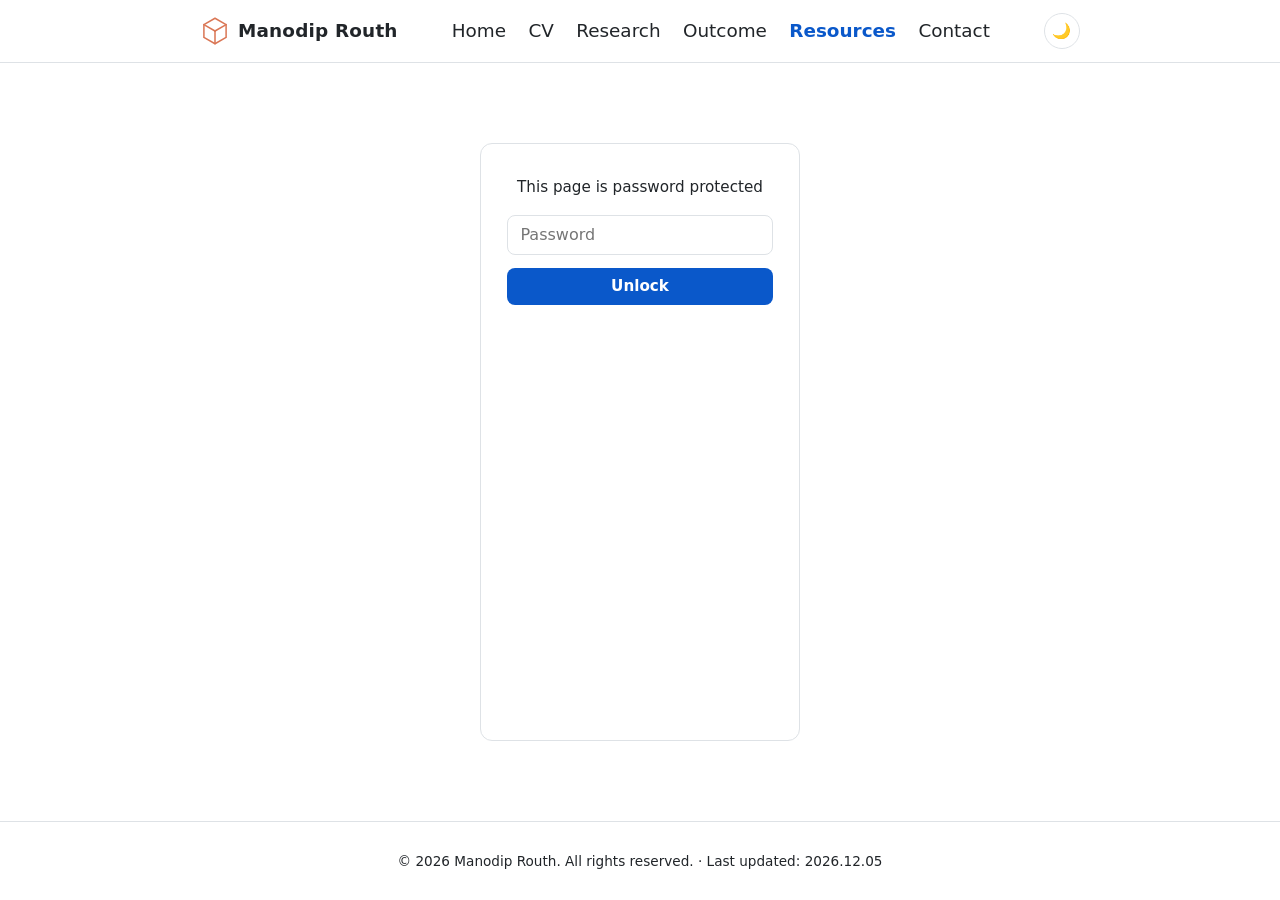
<file: resources.html>
<!DOCTYPE html>
<html lang="en">
<head>
  <meta charset="UTF-8" />
  <meta name="viewport" content="width=device-width, initial-scale=1.0" />
  <title>Resources — Manodip Routh</title>
  <meta name="description" content="Resources compiled by Manodip Routh — tools, papers, and presentations." />
  <link rel="icon" type="image/svg+xml" href="hexagon_lattice_logo.svg" />
  <!-- Apply the saved/OS theme before first paint to avoid a light-theme flash -->
  <script>
    (function () {
      var t = null;
      try { t = localStorage.getItem("theme"); } catch (e) {}
      if (!t) t = window.matchMedia("(prefers-color-scheme: dark)").matches ? "dark" : "light";
      document.documentElement.setAttribute("data-theme", t);
    })();
  </script>
  <link rel="stylesheet" href="styles.css?v=55" />
</head>
<body>
  <!-- ===== Header / Nav ===== -->
  <header class="site-header">
    <nav class="nav container">
      <a href="index.html" class="brand"><img src="hexagon_lattice_logo.svg" alt="" class="brand-logo" /> Manodip Routh</a>
      <ul class="nav-links" id="nav-menu">
        <li><a href="index.html">Home</a></li>
        <li><a href="cv.html">CV</a></li>
        <li><a href="publications.html">Research</a></li>
        <li><a href="outcome.html">Outcome</a></li>
        <li><a href="resources.html" aria-current="page">Resources</a></li>
        <li><a href="contact.html">Contact</a></li>
      </ul>
      <div class="nav-actions">
        <button id="theme-toggle" class="theme-toggle" aria-label="Toggle dark mode">
          <span class="theme-icon">🌙</span>
        </button>
        <button id="nav-toggle" class="nav-toggle" aria-label="Open menu" aria-expanded="false" aria-controls="nav-menu">
          <span></span><span></span><span></span>
        </button>
      </div>
    </nav>
  </header>

  <!-- ===== Lock screen ===== -->
  <div id="lock-screen" class="lock-screen">
    <form id="lock-form" class="lock-form">
      <p class="lock-label">This page is password protected</p>
      <input type="password" id="lock-password" placeholder="Password" autocomplete="off" />
      <button type="submit">Unlock</button>
      <p id="lock-error" class="lock-error" hidden>Incorrect password.</p>
    </form>
  </div>

  <main id="resources-main" hidden>
    <!-- ===== Resources ===== -->
    <section id="resources" class="section container">
      <h2 class="section-title">Resources</h2>
      <p class="lead">A collection of workshops / conferences / tools / papers / presentations that we've found useful / interesting</p>

      <h3 class="about-subhead">A. Workshops / Conferences</h3>
      <h4 class="cv-subheading">Upcoming</h4>
      <ul class="topic-list">
        <li><a href="https://rytaroarita.github.io/cds-quast-conference2026/index.html" target="_blank" rel="noopener">Frontiers in Correlated Quantum Matter (CDS × QUAST Joint Workshop)</a>, The University of Tokyo, Japan (Nov 24–26, 2026).</li>
        <li><a href="https://cds.phys.s.u-tokyo.ac.jp/events/annual-meeting-2026/" target="_blank" rel="noopener">“Correlation Design” Domain Meeting 2026</a>, Japan (Dec 14–15, 2026). Registration deadline: November 16 (Monday). Abstract submission deadline: November 16 (Monday).</li>
        <li><a href="https://indico.yukawa.kyoto-u.ac.jp/event/104/overview" target="_blank" rel="noopener">Novel Quantum States in Condensed Matter 2027 (NQS2027)</a>, Yukawa Institute for Theoretical Physics, Kyoto University, Japan (Feb 9 – Mar 12, 2027).</li>
        <li><a href="https://indico.frm2.tum.de/event/654/overview" target="_blank" rel="noopener">The 14th International Conference on Highly Frustrated Magnetism (HFM27)</a>, Katholische Akademie in Bayern, Mandlstraße 23, 80802 Munich, Germany (Jul 26–30, 2027). Registration deadline: March 31, 2027.</li>
        <li><a href="https://pub.confit.atlas.jp/en/event/rhmf2027" target="_blank" rel="noopener">The 14th International Conference on Research in High Magnetic Fields (RHMF2027)</a>, Kashiwa, Japan (Sep 28 – Oct 2, 2027). Abstract submission deadline: around April 2027. Early registration deadline: around July 2027.</li>
      </ul>
      <h4 class="cv-subheading">Completed</h4>
      <ul class="topic-list">
        <li><a href="https://www.issp.u-tokyo.ac.jp/public/tnqmp2016/" target="_blank" rel="noopener">ISSP Tensor Network Lectures</a></li>
        <li><a href="https://www.theorie.physik.uni-muenchen.de/activities/schools/archiv/asc_school_17/index.html" target="_blank" rel="noopener">2017 Arnold Sommerfeld School</a></li>
        <li><a href="https://www.theorie.physik.uni-muenchen.de/activities/schools/archiv/asc_school_2024/index.html" target="_blank" rel="noopener">2024 Arnold Sommerfeld School</a></li>
        <li><a href="https://www.cecam.org/workshop-details/school-on-experimental-theoretical-and-numerical-approaches-to-frustrated-quantum-magnets-1310" target="_blank" rel="noopener">School on Experimental, Theoretical and Numerical Approaches to Frustrated Quantum Magnets</a></li>
        <li><a href="https://www.icts.res.in/program/apfm2018" target="_blank" rel="noopener">The 2nd Asia Pacific Workshop on Quantum Magnetism</a></li>
        <li><a href="https://www.imsc.res.in/frustmag/" target="_blank" rel="noopener">Frustrated Magnetism 2017 – IMSc, Chennai</a></li>
        <li><a href="https://www.youtube.com/channel/UC37kYds7QwN8w9vPBPkdVxA/playlists" target="_blank" rel="noopener">Boulder Summer School Lectures</a></li>
      </ul>

      <h3 class="about-subhead">B. Numerical Tools</h3>
      <ul class="topic-list">
        <li class="toggle-item">
          <details>
            <summary>Julia</summary>
            <ul class="topic-list sub-list">
              <li><a href="https://docs.julialang.org/en/v1/" target="_blank" rel="noopener">Julia Documentation</a></li>
              <li><a href="https://benlauwens.github.io/ThinkJulia.jl/latest/book.html#_preface" target="_blank" rel="noopener">Think Julia</a></li>
              <li><a href="https://computationalthinking.mit.edu/Fall24/" target="_blank" rel="noopener">MIT's Introduction to Computational Thinking (with Julia)</a></li>
              <li><a href="https://julialang.org/learning/classes/" target="_blank" rel="noopener">Julia in the Classroom</a></li>
              <li><a href="https://techytok.com/julia-vscode/" target="_blank" rel="noopener">Julia and VSCode</a></li>
            </ul>
          </details>
        </li>
        <li class="toggle-item">
          <details>
            <summary>DMRG &amp; Tensor Network</summary>
            <ul class="topic-list sub-list">
              <li><a href="https://tensornetwork.org/" target="_blank" rel="noopener">tensornetwork.org</a></li>
              <li><a href="https://www.tensors.net/" target="_blank" rel="noopener">Tensors.net</a></li>
              <li><a href="http://quattro.phys.sci.kobe-u.ac.jp/dmrg.html" target="_blank" rel="noopener">DMRG and Tensor Network by T. Nishino</a></li>
              <li><a href="https://itensor.org/" target="_blank" rel="noopener">ITensor Library</a></li>
              <li><a href="https://nextcloud.tfk.ph.tum.de/etn/" target="_blank" rel="noopener">European Tensor Network</a></li>
            </ul>
          </details>
        </li>
        <li><a href="https://alps.comp-phys.org/" target="_blank" rel="noopener">ALPS – Algorithms and Libraries for Physics Simulations</a></li>
      </ul>

      <h3 class="about-subhead">C. Lecture Notes / Articles</h3>
      <ul class="topic-list">
        <li><a href="https://davidtong.org/teaching/" target="_blank" rel="noopener">Lecture Notes by Prof. David Tong</a></li>
        <li>For an even better and much more comprehensive selection, check out Akakii Melikidze's <a href="https://web.mit.edu/redingtn/www/netadv/biblio2_3.html" target="_blank" rel="noopener">website</a></li>
      </ul>

      <h3 class="about-subhead">D. Journals</h3>
      <ul class="topic-list">
        <li><a href="https://journals.aps.org/prb/" target="_blank" rel="noopener">Physical Review B</a></li>
        <li><a href="https://journals.aps.org/prl/" target="_blank" rel="noopener">Physical Review Letters</a></li>
        <li><a href="https://www.nature.com/npjquantmats/" target="_blank" rel="noopener">npj Quantum Materials</a></li>
        <li><a href="https://www.nature.com/ncomms/" target="_blank" rel="noopener">Nature Communications</a></li>
        <li><a href="https://www.nature.com/commsphys/" target="_blank" rel="noopener">Communications Physics</a></li>
      </ul>

      <h3 class="about-subhead">E. Website</h3>
      <ul class="topic-list">
        <li><a href="https://mrouth.goatcounter.com" target="_blank" rel="noopener">Website visitor statistics (GoatCounter)</a></li>
      </ul>
    </section>
  </main>

  <!-- ===== Footer ===== -->
  <footer class="site-footer">
    <p class="copyright">© <span id="year"></span> Manodip Routh. All rights reserved. &middot; Last updated: <span id="last-updated"></span></p>
  </footer>

  <script src="script.js?v=2"></script>
  <script data-goatcounter="https://mrouth.goatcounter.com/count" async src="//gc.zgo.at/count.js"></script>
  <script>
    (function () {
      const RESOURCES_HASH = "b06ab6291d21ab143e6392dac81ddcbb57b67f3e04681917d51b3b024cd201aa";
      const mainEl = document.getElementById("resources-main");
      const lockEl = document.getElementById("lock-screen");
      const form = document.getElementById("lock-form");
      const input = document.getElementById("lock-password");
      const errorEl = document.getElementById("lock-error");

      async function sha256Hex(text) {
        const buf = await crypto.subtle.digest("SHA-256", new TextEncoder().encode(text));
        return Array.from(new Uint8Array(buf)).map((b) => b.toString(16).padStart(2, "0")).join("");
      }

      function unlock() {
        mainEl.hidden = false;
        lockEl.hidden = true;
      }

      form.addEventListener("submit", async (e) => {
        e.preventDefault();
        const hash = await sha256Hex(input.value.trim());
        if (hash === RESOURCES_HASH) {
          unlock();
        } else {
          errorEl.hidden = false;
          input.value = "";
          input.focus();
        }
      });
    })();
  </script>
</body>
</html>
</file>
<file: styles.css>
/* =========================================================
   Theme tokens
   ========================================================= */
:root {
  --bg:        #ffffff;
  --bg-alt:    #f8f9fa;
  --surface:   #ffffff;
  --text:      #212529;
  --text-soft: #212529;
  --accent:    #0a58ca;   /* dark blue */
  --accent-2:  #084298;
  --border:    #dee2e6;
  --band:      #f1f3f5;
  --link:      #0a58ca;
  --shadow:    0 6px 24px rgba(20, 25, 40, 0.07);
  --radius:    12px;
  --maxw:      880px;
  --serif: -apple-system, system-ui, "Segoe UI", Roboto, "Helvetica Neue", Arial, "Noto Sans", sans-serif;
  --sans: -apple-system, system-ui, "Segoe UI", Roboto, "Helvetica Neue", Arial, "Noto Sans", sans-serif;
  --heading: -apple-system, system-ui, "Segoe UI", Roboto, "Helvetica Neue", Arial, "Noto Sans", sans-serif;
}

:root[data-theme="dark"] {
  --bg:        #0f1216;
  --bg-alt:    #161a20;
  --surface:   #161a20;
  --text:      #e8eaed;
  --text-soft: #9aa2ad;
  --accent:    #8ec5ff;
  --accent-2:  #b6daff;
  --border:    #262c34;
  --band:      #1f242b;
  --link:      #8ec5ff;
  --shadow:    0 6px 24px rgba(0, 0, 0, 0.4);
}

* { box-sizing: border-box; margin: 0; padding: 0; }
html {
  scroll-behavior: smooth;
  scroll-padding-top: 80px;
  font-size: 16px;
}

body {
  font-family: var(--sans);
  background: var(--bg);
  color: var(--text);
  font-weight: 400;
  font-style: normal;
  line-height: 1.5;
  letter-spacing: normal;
  text-align: left;
  overflow-wrap: break-word;
  -webkit-font-smoothing: antialiased;
  transition: background 0.3s ease, color 0.3s ease;
  /* Keep the footer at the bottom of the window on short pages */
  min-height: 100vh;
  display: flex;
  flex-direction: column;
}
main, .lock-screen { flex: 1; }
img { max-width: 100%; display: block; }

a { color: var(--link); text-decoration: none; }
a:hover { text-decoration: underline; }

.container { width: min(100% - 2.5rem, var(--maxw)); margin-inline: auto; }

/* =========================================================
   Header / nav
   ========================================================= */
.site-header {
  position: sticky;
  top: 0;
  z-index: 50;
  backdrop-filter: blur(10px);
  background: color-mix(in srgb, var(--bg) 85%, transparent);
  border-bottom: 1px solid var(--border);
}
.nav {
  display: flex;
  align-items: center;
  justify-content: space-between;
  height: 62px;
  gap: 1rem;
}
.brand {
  font-family: var(--sans);
  font-size: 1.15rem;
  font-weight: 600;
  color: var(--text);
  letter-spacing: 0.01em;
  white-space: nowrap;
  display: flex;
  align-items: center;
  gap: 0.5rem;
}
.brand:hover { text-decoration: none; }
.brand .dot { color: var(--accent); }
.brand-logo { height: 30px; width: auto; display: block; border-radius: 7px; }

.nav-links { display: flex; gap: 1.4rem; list-style: none; }
.nav-links a {
  font-size: 1.15rem;
  font-weight: 500;
  color: var(--text-soft);
}
.nav-links a:hover { color: var(--accent); text-decoration: none; }
.nav-links a[aria-current="page"] { color: var(--accent); font-weight: 600; }

.theme-toggle {
  background: transparent;
  border: 1px solid var(--border);
  border-radius: 50%;
  width: 36px; height: 36px;
  cursor: pointer;
  font-size: 0.95rem;
  display: grid; place-items: center;
  flex-shrink: 0;
  transition: border-color 0.2s ease, transform 0.2s ease;
}
.theme-toggle:hover { border-color: var(--accent); transform: rotate(-10deg); }

.nav-actions { display: flex; align-items: center; gap: 0.55rem; }

/* Hamburger — hidden on desktop, shown on small screens */
.nav-toggle {
  display: none;
  flex-direction: column;
  justify-content: center;
  gap: 4px;
  width: 38px; height: 36px;
  padding: 0 8px;
  background: transparent;
  border: 1px solid var(--border);
  border-radius: 8px;
  cursor: pointer;
}
.nav-toggle span {
  display: block;
  height: 2px;
  width: 100%;
  background: var(--text);
  border-radius: 2px;
  transition: transform 0.25s ease, opacity 0.2s ease;
}
.nav-toggle[aria-expanded="true"] span:nth-child(1) { transform: translateY(6px) rotate(45deg); }
.nav-toggle[aria-expanded="true"] span:nth-child(2) { opacity: 0; }
.nav-toggle[aria-expanded="true"] span:nth-child(3) { transform: translateY(-6px) rotate(-45deg); }

/* =========================================================
   Sections
   ========================================================= */
.section { padding: 3.2rem 0; }
.section + .section { border-top: 1px solid var(--border); }
.section-title {
  font-family: var(--heading);
  font-size: clamp(1.5rem, 4vw, 1.9rem);
  font-weight: 600;
  margin-bottom: 1.4rem;
  position: relative;
  padding-bottom: 0.5rem;
}
.section-title::after {
  content: "";
  position: absolute;
  left: 0; bottom: 0;
  width: 54px; height: 3px;
  background: var(--accent);
  border-radius: 2px;
}
.lead { color: var(--text-soft); margin-bottom: 1.1rem; }

/* =========================================================
   About / Hero
   ========================================================= */
.about {
  display: grid;
  grid-template-columns: 260px 1fr;
  gap: 2.6rem;
  padding-top: 3.5rem;
  align-items: start;
}
.profile-card {
  text-align: center;
}
.portrait {
  display: block;
  width: 100%;
  max-width: 160px;
  margin: 0 auto;
  border-radius: var(--radius);
  aspect-ratio: 4 / 5;
  object-fit: cover;
  box-shadow: var(--shadow);
  border: 1px solid var(--border);
}
.profile-card .name {
  font-family: var(--heading);
  font-size: 1.3rem;
  font-weight: 600;
  line-height: 1.2;
  margin: 0.9rem 0 0.1rem;
}
.profile-card .title {
  font-weight: 600;
  color: var(--text);
  font-size: 1rem;
}
.profile-card .affil {
  color: var(--text-soft);
  font-size: 1rem;
  line-height: 1.45;
  margin-top: 0.15rem;
}
.social {
  list-style: none;
  display: flex;
  justify-content: center;
  flex-wrap: wrap;
  gap: 0.55rem;
  margin-top: 1rem;
}
.social a {
  display: grid;
  place-items: center;
  width: 38px;
  height: 38px;
  border: 1px solid var(--border);
  border-radius: 9px;
  color: var(--text-soft);
  transition: color 0.2s ease, border-color 0.2s ease, transform 0.2s ease;
}
.social svg { width: 19px; height: 19px; fill: currentColor; }
.social a:hover {
  color: var(--accent);
  border-color: var(--accent);
  transform: translateY(-2px);
}

.about-text p { margin-bottom: 0.95rem; color: var(--text); }
.about-subhead {
  font-family: var(--heading);
  font-size: 1.15rem;
  font-weight: 600;
  color: var(--accent);
  margin: 1.4rem 0 0.6rem;
}

/* News */
.news {
  grid-column: 1 / -1;
  margin-top: 1rem;
  background: var(--bg-alt);
  border: 1px solid var(--border);
  border-left: 3px solid var(--accent);
  border-radius: var(--radius);
  padding: 1.1rem 1.3rem;
}
.news > summary {
  list-style: none;
  cursor: pointer;
  display: flex;
  align-items: baseline;
  gap: 0.5rem;
  margin-bottom: 0.5rem;
}
.news > summary::-webkit-details-marker { display: none; }
.news > summary::before {
  content: "▹";
  color: var(--accent);
  font-size: 1.15rem;
  line-height: 1;
  transition: transform 0.2s ease;
}
.news[open] > summary::before { transform: rotate(90deg); }
.news:not([open]) > summary { margin-bottom: 0; }
.news-title {
  font-family: var(--heading);
  font-size: 1.1rem;
  margin: 0;
}
.news-list { list-style: none; }
.news-list li { color: var(--text-soft); font-size: 1rem; margin-bottom: 0.3rem; }
.news-tag {
  display: inline-block;
  font-size: 0.75rem;
  font-weight: 600;
  line-height: 1.4;
  color: var(--accent);
  border: 1px solid var(--accent);
  border-radius: 999px;
  padding: 0 0.5rem;
  margin-right: 0.3rem;
  vertical-align: 0.1em;
}
.news-date {
  display: inline-block;
  font-variant-numeric: tabular-nums;
  font-weight: 600;
  color: var(--accent);
  margin-right: 0.4rem;
}

/* =========================================================
   Research
   ========================================================= */
.topic-list { list-style: none; display: grid; gap: 0.6rem; }
.topic-list li {
  position: relative;
  padding-left: 1.4rem;
  color: var(--text);
}
.topic-list li::before {
  content: "▹";
  position: absolute; left: 0;
  color: var(--accent);
}

/* Toggle bullet inside a topic list: the item's own arrow rotates when opened */
.topic-list li.toggle-item { padding-left: 0; }
.topic-list li.toggle-item::before { content: none; }
.toggle-item > details > summary {
  list-style: none;
  cursor: pointer;
  position: relative;
  padding-left: 1.4rem;
}
.toggle-item > details > summary::-webkit-details-marker { display: none; }
.toggle-item > details > summary::before {
  content: "▹";
  position: absolute; left: 0;
  color: var(--accent);
  transition: transform 0.2s ease;
}
.toggle-item > details[open] > summary::before { transform: rotate(90deg); }
.toggle-item > details > summary:hover { color: var(--accent); }
.toggle-item .sub-list { margin: 0.5rem 0 0.2rem 1.4rem; }

.research-topic .about-subhead { margin-top: 0; }
.research-topic p {
  margin-bottom: 0.95rem;
  color: var(--text);
}
.research-topic sub { font-size: 0.75em; }
.research-topic { display: flow-root; }
.research-topic + .research-topic,
.research-topic + .cv-section { margin-top: 1.6rem; }
/* Toggle headings (<details>/<summary>) */
.research-topic > summary,
.cv-section > summary {
  list-style: none;
  cursor: pointer;
  display: flex;
  align-items: baseline;
  gap: 0.5rem;
  margin-bottom: 0.6rem;
  padding: 0.4rem 0.8rem;
  border-radius: 6px;
  background: var(--band);
}
.research-topic > summary::-webkit-details-marker,
.cv-section > summary::-webkit-details-marker { display: none; }
.research-topic > summary::before,
.cv-section > summary::before {
  content: "▹";
  color: var(--accent);
  font-size: 1.15rem;
  line-height: 1;
  transition: transform 0.2s ease;
}
.research-topic[open] > summary::before,
.cv-section[open] > summary::before { transform: rotate(90deg); }
.research-topic > summary .about-subhead { margin: 0; }
.research-topic > summary:hover .about-subhead { color: var(--accent-2); }
.highlight-figure {
  float: left;
  width: 30%;
  margin: 0.35rem 1.6rem 1rem 0;
  padding: 0.7rem 0.7rem 0.6rem;
  background: var(--bg-alt);
  border: 1px solid var(--border);
  border-left: 3px solid var(--accent);
  border-radius: var(--radius);
}
/* Plot has a white background, so keep it on white in dark mode too */
.highlight-figure img {
  width: 100%;
  height: auto;
  background: #fff;
  border-radius: 6px;
  padding: 0.3rem;
}
.highlight-figure figcaption {
  margin-top: 0.5rem;
  font-size: 1rem;
  line-height: 1.55;
  color: var(--text-soft);
}

/* =========================================================
   Publications
   ========================================================= */
.pub-list {
  list-style: none;
  display: grid;
  gap: 0.9rem;
}
.pub {
  font-family: var(--sans);
  font-size: 1rem;
  line-height: 1.5;
  color: var(--text-soft);
}
.pub-num {
  font-family: var(--sans);
  font-weight: 600;
  color: var(--accent);
  margin-right: 0.3rem;
}
.self-author { color: inherit; }
.research-topic .pub-empty { color: var(--text-soft); font-style: italic; }
.pub-badge { font-family: var(--sans); font-size: 0.85rem; color: var(--accent); }
.pub a:hover { text-decoration: underline; }

/* =========================================================
   CV
   ========================================================= */
.cv-heading {
  font-family: var(--heading);
  font-size: 1.15rem;
  color: var(--accent);
  margin: 0.4rem 0 0.5rem;
}
.cv-heading:first-of-type { margin-top: 0; }
/* Collapsible CV sections (<details>/<summary>) */
.cv-section + .cv-section { margin-top: 1.2rem; }
.cv-section > summary .cv-heading { margin: 0; }
.cv-section > summary:hover .cv-heading { color: var(--accent-2); }
.cv-entry {
  display: grid;
  grid-template-columns: 150px 1fr;
  gap: 1.2rem;
  padding: 0.7rem 0;
}
.cv-period {
  color: var(--text-soft);
  font-size: 1rem;
  font-variant-numeric: tabular-nums;
  padding-top: 0.15rem;
}
.cv-body h4 { font-family: var(--heading); font-size: 1rem; font-weight: 600; margin-bottom: 0.15rem; }
.cv-body p { color: var(--text-soft); font-size: 1rem; }
.cv-meta { margin-top: 0.25rem; }
.cv-bulleted .cv-entry { grid-template-columns: 1fr; }
.cv-bulleted .cv-subheading { counter-reset: item; }
.cv-bulleted .cv-entry { counter-increment: item; }
.cv-bulleted .cv-body h4::before {
  content: counter(item) ".";
  color: var(--accent);
  font-weight: 600;
  margin-right: 0.4rem;
}
.cv-subheading {
  font-family: var(--heading);
  font-size: 1rem;
  font-weight: 600;
  color: var(--text-soft);
  text-transform: uppercase;
  letter-spacing: 0.04em;
  margin: 0.9rem 0 0.1rem;
}

/* =========================================================
   Contact
   ========================================================= */
.contact-grid {
  display: grid;
  grid-template-columns: 1fr 1fr;
  gap: 1.6rem;
}
.contact-block p { color: var(--text-soft); font-size: 1rem; margin-bottom: 0.15rem; }
.contact-social { justify-content: flex-start; margin-top: 0.6rem; }
.contact-label {
  text-transform: uppercase;
  letter-spacing: 0.06em;
  font-size: 0.75rem;
  font-weight: 600;
  color: var(--accent) !important;
  margin-bottom: 0.3rem !important;
}

/* =========================================================
   Footer
   ========================================================= */
.site-footer {
  border-top: 1px solid var(--border);
  padding: 1.8rem 1.25rem;
  text-align: center;
}
.copyright { color: var(--text-soft); font-size: 0.85rem; }

/* =========================================================
   Responsive
   ========================================================= */
/* Large screens: widen the reading column a touch and add breathing room */
@media (min-width: 1400px) {
  :root { --maxw: 960px; }
  .section { padding: 4rem 0; }
}

/* Tablet: keep the two-column About but let the photo shrink a bit */
@media (max-width: 900px) {
  .about { grid-template-columns: 220px 1fr; gap: 2rem; }
}

/* Phones & small tablets: single column + slide-down menu */
@media (max-width: 720px) {
  .highlight-figure { float: none; width: auto; margin: 0.4rem 0 1.2rem; }
  .nav-toggle { display: flex; }
  .nav-links {
    position: absolute;
    top: 100%;
    left: 0;
    right: 0;
    flex-direction: column;
    gap: 0;
    background: var(--bg);
    border-bottom: 1px solid var(--border);
    box-shadow: var(--shadow);
    padding: 0.4rem 0;
    display: none;
  }
  .nav-links.open { display: flex; }
  .nav-links li { width: 100%; }
  .nav-links a {
    display: block;
    padding: 0.75rem 1.25rem;
    font-size: 1.15rem;
    width: 100%;
  }

  .section { padding: 2.6rem 0; }
  .about {
    grid-template-columns: 1fr;
    gap: 1.5rem;
    padding-top: 2.6rem;
  }
  .profile-card { position: static; max-width: 260px; margin: 0 auto; }
  .about-text { text-align: left; }

  .cv-entry { grid-template-columns: 1fr; gap: 0.15rem; padding: 0.55rem 0; }
  .cv-period { padding-top: 0; font-weight: 600; color: var(--accent); }
  .contact-grid { grid-template-columns: 1fr; gap: 1.2rem; }
  .contact-block a { overflow-wrap: anywhere; }
}

/* Very small phones */
@media (max-width: 380px) {
  .brand { font-size: 1.15rem; }
  .pub { font-size: 1rem; }
}

@media (prefers-reduced-motion: reduce) {
  * { scroll-behavior: auto !important; transition: none !important; }
}

/* =========================================================
   Lock screen
   ========================================================= */
.lock-screen {
  display: flex;
  justify-content: center;
  padding: 5rem 1.5rem;
}
.lock-screen[hidden] { display: none; }
.lock-form {
  width: 100%;
  max-width: 320px;
  text-align: center;
  border: 1px solid var(--border);
  border-radius: var(--radius);
  padding: 2rem 1.6rem;
  background: var(--surface);
}
.lock-label { color: var(--text-soft); font-size: 0.95rem; margin-bottom: 1rem; }
.lock-form input {
  width: 100%;
  padding: 0.6rem 0.8rem;
  border: 1px solid var(--border);
  border-radius: 8px;
  background: var(--bg);
  color: var(--text);
  font-family: var(--sans);
  font-size: 1rem;
  margin-bottom: 0.8rem;
}
.lock-form button {
  width: 100%;
  padding: 0.6rem 0.8rem;
  border: none;
  border-radius: 8px;
  background: var(--accent);
  color: var(--bg);
  font-family: var(--sans);
  font-size: 0.95rem;
  font-weight: 600;
  cursor: pointer;
}
.lock-error { color: var(--accent); font-size: 0.85rem; margin-top: 0.8rem; }
</file>
